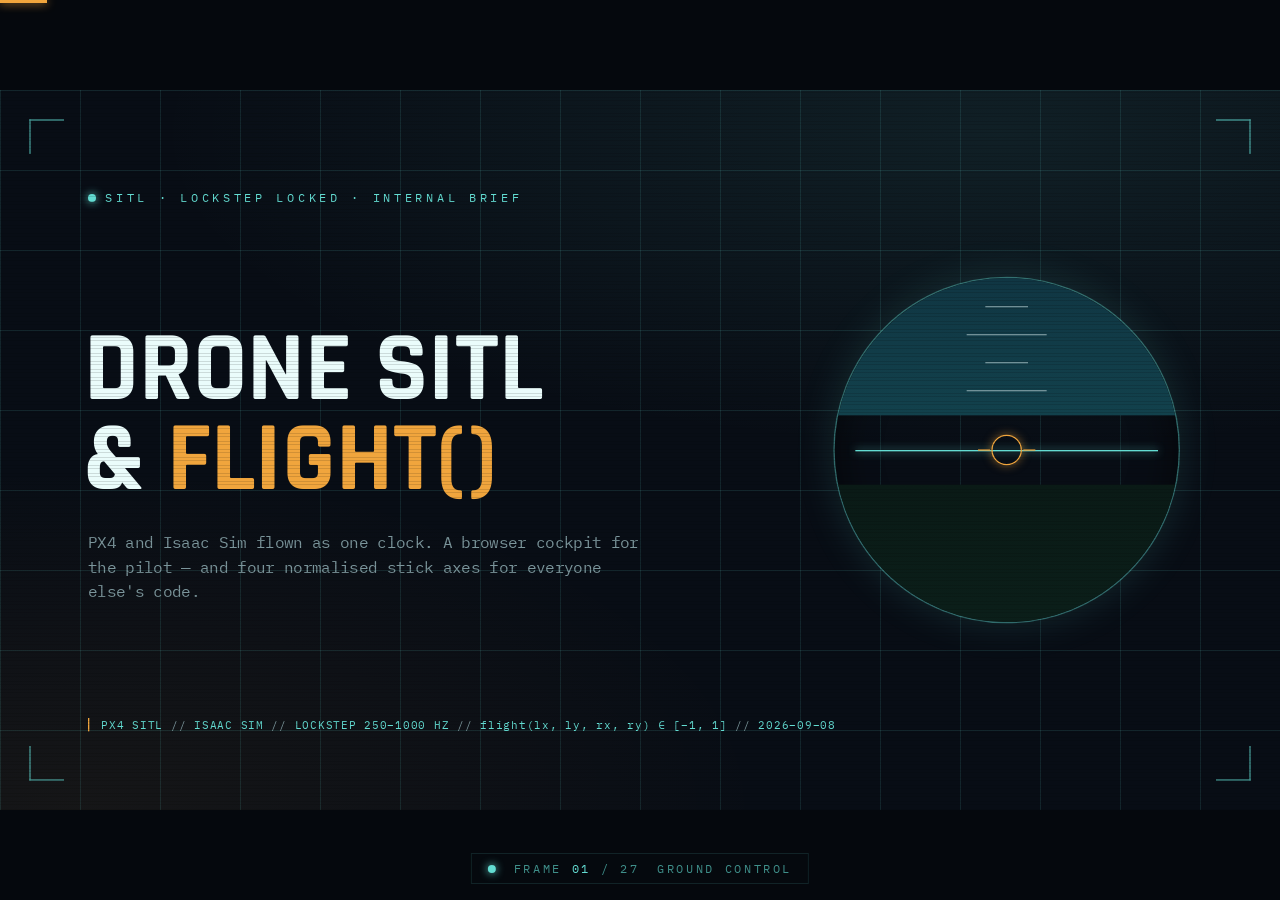
<file: drone-sitl-brief.html>
<!DOCTYPE html>
<html lang="en">
<head>
<meta charset="UTF-8">
<meta name="viewport" content="width=device-width, initial-scale=1.0">
<title>Drone SITL &amp; flight()</title>
<link rel="preconnect" href="https://fonts.googleapis.com">
<link rel="preconnect" href="https://fonts.gstatic.com" crossorigin>
<link href="https://fonts.googleapis.com/css2?family=Rajdhani:wght@500;600;700&family=IBM+Plex+Mono:wght@400;500;600&display=swap" rel="stylesheet">
<style>
/* ===========================================================================
   THEME  —  "Ground Control"  (dark avionics HUD)
   Change these to retune the whole deck.
   =========================================================================== */
:root{
  --void:#080d15;          /* deepest background            */
  --void-2:#0b121d;        /* panel base                    */
  --panel:rgba(15,25,40,.66);
  --phos:#63dcd2;          /* phosphor cyan  — primary accent */
  --phos-dim:#3f8f8a;
  --amber:#f0a53d;         /* caution amber  — secondary / emphasis */
  --danger:#e5674d;        /* "not available" rows          */
  --text:#d0e4e6;
  --dim:#7b959b;
  --line:rgba(99,220,210,.22);
  --line-soft:rgba(99,220,210,.12);

  --font-display:'Rajdhani',sans-serif;
  --font-body:'IBM Plex Mono',monospace;

  --ease:cubic-bezier(.16,1,.3,1);
  --dur:.6s;

  --stage-bg:#05080d;
  --slide-bg:var(--void);
}

*{margin:0;padding:0;box-sizing:border-box;}

/* ===========================================================================
   FIXED 16:9 STAGE — MANDATORY BASE STYLES (verbatim viewport-base.css)
   =========================================================================== */
html,body{width:100%;height:100%;margin:0;overflow:hidden;background:var(--stage-bg,#000);}
.deck-viewport{position:fixed;inset:0;overflow:hidden;background:var(--stage-bg,#000);}
.deck-stage{position:absolute;left:0;top:0;width:1920px;height:1080px;overflow:hidden;
  transform-origin:0 0;background:var(--slide-bg,#fff);}
.slide{position:absolute;inset:0;width:1920px;height:1080px;overflow:hidden;display:block;
  visibility:hidden;opacity:0;pointer-events:none;background:var(--slide-bg,#fff);}
.slide.active,.slide.visible{visibility:visible;opacity:1;pointer-events:auto;z-index:1;}
img,video,canvas,svg{max-width:100%;max-height:100%;}
.deck-controls{position:fixed;left:50%;bottom:22px;transform:translateX(-50%);z-index:1000;}
@media print{
  html,body{width:1920px;height:auto;overflow:visible;background:#fff;}
  .deck-viewport{position:static;overflow:visible;background:#fff;}
  .deck-stage{position:static;width:auto;height:auto;transform:none!important;background:none;}
  .slide{position:relative;display:block!important;visibility:visible!important;opacity:1!important;
    pointer-events:auto!important;width:1920px;height:1080px;break-after:page;page-break-after:always;}
  .slide:last-child{break-after:auto;page-break-after:auto;}
  .deck-controls{display:none!important;}
}
@media (prefers-reduced-motion:reduce){
  *,*::before,*::after{animation-duration:.01ms!important;transition-duration:.2s!important;}
}

/* ===========================================================================
   SLIDE SHELL
   =========================================================================== */
.slide{font-family:var(--font-body);color:var(--text);
  background:
    radial-gradient(120% 80% at 78% 6%,rgba(99,220,210,.09),transparent 55%),
    radial-gradient(90% 80% at 6% 100%,rgba(240,165,61,.06),transparent 60%),
    var(--void);}

/* faint instrument grid + scanlines on every slide */
.slide::before{content:"";position:absolute;inset:0;pointer-events:none;z-index:0;
  background-image:
    linear-gradient(to right,var(--line-soft) 1px,transparent 1px),
    linear-gradient(to bottom,var(--line-soft) 1px,transparent 1px);
  background-size:120px 120px;}
.slide::after{content:"";position:absolute;inset:0;pointer-events:none;z-index:6;
  background:repeating-linear-gradient(to bottom,rgba(0,0,0,0) 0 3px,rgba(0,0,0,.13) 3px 4px);
  mix-blend-mode:multiply;}

.inner{position:absolute;inset:0;z-index:2;padding:104px 132px 96px;display:flex;flex-direction:column;}

/* corner brackets — the recurring HUD frame */
.cnr{position:absolute;width:52px;height:52px;border:2px solid var(--phos);z-index:5;opacity:.65;}
.cnr.tl{left:44px;top:44px;border-right:0;border-bottom:0;}
.cnr.tr{right:44px;top:44px;border-left:0;border-bottom:0;}
.cnr.bl{left:44px;bottom:44px;border-right:0;border-top:0;}
.cnr.br{right:44px;bottom:44px;border-left:0;border-top:0;}

/* top chrome line inside each content slide */
.chrome{position:absolute;left:132px;right:132px;top:58px;z-index:4;display:flex;
  justify-content:space-between;align-items:center;
  font-size:15px;letter-spacing:.26em;text-transform:uppercase;color:var(--phos-dim);}
.chrome .sec{color:var(--phos);}
.chrome b{color:var(--amber);font-weight:500;}

/* ===========================================================================
   TYPOGRAPHY
   =========================================================================== */
h2.title{font-family:var(--font-display);font-weight:700;font-size:66px;line-height:1.02;
  text-transform:uppercase;letter-spacing:.012em;color:#eafcfb;
  padding-left:26px;border-left:5px solid var(--amber);margin-bottom:10px;}
.kicker{font-size:16px;letter-spacing:.32em;text-transform:uppercase;color:var(--phos);
  margin-bottom:30px;padding-left:26px;}
p.lead{font-size:25px;line-height:1.6;color:var(--text);max-width:1360px;}
.dim{color:var(--dim);}
.amber{color:var(--amber);}
.phos{color:var(--phos);}
strong{color:#eafcfb;font-weight:600;}
code,.mono{font-family:var(--font-body);}
.inline-code{background:rgba(99,220,210,.10);border:1px solid var(--line-soft);
  border-radius:4px;padding:1px 7px;color:var(--phos);font-size:.92em;}

/* ===========================================================================
   REUSABLE BLOCKS
   =========================================================================== */
.body{margin-top:38px;flex:1;min-height:0;}

/* panel / card */
.panel{position:relative;background:var(--panel);border:1px solid var(--line);
  padding:26px 30px;}
.panel::before{content:"";position:absolute;left:-1px;top:-1px;width:14px;height:14px;
  border-left:2px solid var(--amber);border-top:2px solid var(--amber);}
.panel h3{font-family:var(--font-display);font-weight:600;font-size:26px;letter-spacing:.04em;
  text-transform:uppercase;color:var(--phos);margin-bottom:12px;}
.panel p{font-size:19px;line-height:1.55;color:var(--text);}
.panel .tag{font-size:13px;letter-spacing:.2em;text-transform:uppercase;color:var(--amber);
  display:block;margin-bottom:8px;}

.grid2{display:grid;grid-template-columns:1fr 1fr;gap:26px;}
.grid3{display:grid;grid-template-columns:repeat(3,1fr);gap:24px;}
.grid4{display:grid;grid-template-columns:repeat(4,1fr);gap:20px;}

/* key/value or spec table */
table.data{width:100%;border-collapse:collapse;font-size:19px;}
table.data th{font-family:var(--font-display);font-weight:600;font-size:16px;letter-spacing:.16em;
  text-transform:uppercase;color:var(--amber);text-align:left;padding:12px 18px;
  border-bottom:1.5px solid var(--phos-dim);}
table.data td{padding:13px 18px;border-bottom:1px solid var(--line-soft);vertical-align:top;
  line-height:1.45;color:var(--text);}
table.data tr:last-child td{border-bottom:0;}
table.data td.k{color:var(--phos);white-space:nowrap;}
table.data td.strike{color:var(--danger);}
table.data td.strike .x{color:var(--danger);}

/* bullet list */
ul.hud{list-style:none;display:flex;flex-direction:column;gap:16px;}
ul.hud li{position:relative;padding-left:34px;font-size:20px;line-height:1.5;color:var(--text);}
ul.hud li::before{content:"";position:absolute;left:0;top:.55em;width:11px;height:11px;
  background:var(--phos);box-shadow:0 0 10px var(--phos);}
ul.hud li.warn::before{background:var(--amber);box-shadow:0 0 10px var(--amber);}
ul.hud li.no::before{background:var(--danger);box-shadow:0 0 10px var(--danger);
  clip-path:polygon(50% 0,100% 100%,0 100%);}

/* code block */
pre.code{background:#060a11;border:1px solid var(--line);border-left:3px solid var(--phos);
  padding:22px 26px;font-size:18px;line-height:1.62;color:var(--text);overflow:hidden;
  white-space:pre;}
pre.code .k{color:var(--amber);}
pre.code .s{color:var(--phos);}
pre.code .c{color:var(--dim);}
pre.code .n{color:#b6e3a8;}
pre.code .f{color:#eafcfb;}

/* call-out */
.callout{border:1px solid var(--amber);background:rgba(240,165,61,.07);padding:22px 28px;
  font-size:19px;line-height:1.55;}
.callout .lbl{font-family:var(--font-display);font-weight:700;letter-spacing:.16em;
  text-transform:uppercase;color:var(--amber);display:block;margin-bottom:8px;font-size:15px;}

/* pipeline rail */
.rail{display:flex;flex-direction:column;gap:0;margin-top:8px;}
.rail .step{position:relative;display:grid;grid-template-columns:280px 1fr;gap:28px;
  padding:15px 0 15px 40px;border-left:2px solid var(--line);}
.rail .step::before{content:"";position:absolute;left:-8px;top:22px;width:14px;height:14px;
  background:var(--void);border:2px solid var(--phos);}
.rail .step:last-child{border-left-color:transparent;}
.rail .step .where{font-family:var(--font-display);font-weight:600;font-size:19px;
  letter-spacing:.05em;text-transform:uppercase;color:var(--phos);}
.rail .step .what{font-size:18px;line-height:1.45;color:var(--text);}
.rail .step .what b{color:var(--amber);}

/* ===========================================================================
   TITLE SLIDE
   =========================================================================== */
.title-slide .adi{position:absolute;right:150px;top:50%;transform:translateY(-50%);
  width:520px;height:520px;border-radius:50%;overflow:hidden;z-index:2;
  border:2px solid rgba(99,220,210,.45);
  box-shadow:0 0 60px rgba(99,220,210,.14),inset 0 0 60px rgba(0,0,0,.6);
  opacity:0;animation:fade .9s .35s ease forwards;}
.title-slide .adi .sky{position:absolute;left:-30%;right:-30%;top:-40%;height:80%;
  background:linear-gradient(#0e2b3a,#12414c);transform-origin:bottom center;
  animation:roll 9s ease-in-out infinite alternate;}
.title-slide .adi .gnd{position:absolute;left:-30%;right:-30%;bottom:-40%;height:80%;
  background:linear-gradient(#0a1a16,#0c231d);transform-origin:top center;
  animation:roll 9s ease-in-out infinite alternate;}
.title-slide .adi .horizon{position:absolute;left:6%;right:6%;top:50%;height:2px;
  background:var(--phos);box-shadow:0 0 12px var(--phos);
  animation:pitch 9s ease-in-out infinite alternate;}
.title-slide .adi .fpm{position:absolute;left:50%;top:50%;width:46px;height:46px;
  margin:-23px 0 0 -23px;border:2px solid var(--amber);border-radius:50%;
  box-shadow:0 0 14px rgba(240,165,61,.5);}
.title-slide .adi .fpm::before,.title-slide .adi .fpm::after{content:"";position:absolute;
  background:var(--amber);top:50%;width:18px;height:2px;margin-top:-1px;}
.title-slide .adi .fpm::before{left:-22px;}
.title-slide .adi .fpm::after{right:-22px;}
.title-slide .ladder i{position:absolute;left:50%;height:2px;background:rgba(207,228,230,.5);}

.title-slide .status{position:absolute;left:132px;top:150px;z-index:3;display:flex;
  align-items:center;gap:14px;font-size:18px;letter-spacing:.28em;text-transform:uppercase;
  color:var(--phos);opacity:0;animation:rise .6s .25s ease forwards;}
.title-slide .status .dot{width:12px;height:12px;border-radius:50%;background:var(--phos);
  box-shadow:0 0 12px var(--phos);animation:blink 1.4s steps(1) infinite;}
.title-slide h1{position:absolute;left:126px;top:352px;z-index:3;font-family:var(--font-display);
  font-weight:700;font-size:148px;line-height:.92;text-transform:uppercase;color:#eafcfb;}
.title-slide h1 span{display:block;opacity:0;animation:rise .8s var(--ease) forwards;}
.title-slide h1 span:nth-child(1){animation-delay:.35s;}
.title-slide h1 span:nth-child(2){animation-delay:.47s;}
.title-slide h1 span b{color:var(--amber);font-weight:700;}
.title-slide .sub{position:absolute;left:132px;top:660px;z-index:3;max-width:860px;
  font-size:24px;line-height:1.55;color:var(--dim);opacity:0;animation:rise .8s .62s ease forwards;}
.title-slide .readout{position:absolute;left:132px;bottom:118px;z-index:3;
  border-left:2px solid var(--amber);padding-left:18px;font-size:16px;letter-spacing:.1em;
  color:var(--phos);opacity:0;animation:fade 1s .9s ease forwards;}
.title-slide .readout .d{color:var(--dim);}

/* ===========================================================================
   SECTION DIVIDER
   =========================================================================== */
.divider .inner{justify-content:center;}
.divider .pnum{font-family:var(--font-display);font-weight:700;font-size:220px;line-height:1;
  color:transparent;-webkit-text-stroke:2px var(--phos-dim);letter-spacing:.02em;}
.divider h2{font-family:var(--font-display);font-weight:700;font-size:92px;line-height:1.02;
  text-transform:uppercase;color:#eafcfb;margin:18px 0 22px;}
.divider .note{font-size:21px;line-height:1.55;color:var(--dim);max-width:900px;}
.divider .bar{width:120px;height:4px;background:var(--amber);margin:34px 0 0;}

/* ===========================================================================
   ENTRANCE ANIMATION
   =========================================================================== */
.reveal{opacity:0;transform:translateY(28px);
  transition:opacity var(--dur) var(--ease),transform var(--dur) var(--ease);}
.slide.visible .reveal{opacity:1;transform:none;}
.slide.visible .reveal:nth-child(1){transition-delay:.06s;}
.slide.visible .reveal:nth-child(2){transition-delay:.14s;}
.slide.visible .reveal:nth-child(3){transition-delay:.22s;}
.slide.visible .reveal:nth-child(4){transition-delay:.30s;}
.slide.visible .reveal:nth-child(5){transition-delay:.38s;}
.slide.visible .reveal:nth-child(6){transition-delay:.46s;}
.slide.visible .reveal:nth-child(7){transition-delay:.54s;}
.slide.visible .reveal:nth-child(8){transition-delay:.62s;}

@keyframes roll{from{transform:rotate(-4deg);}to{transform:rotate(5deg);}}
@keyframes pitch{from{transform:translateY(-14px) rotate(-4deg);}to{transform:translateY(16px) rotate(5deg);}}
@keyframes fade{to{opacity:1;}}
@keyframes rise{from{opacity:0;transform:translateY(26px);}to{opacity:1;transform:none;}}
@keyframes blink{50%{opacity:.25;}}

@media (prefers-reduced-motion:reduce){
  .title-slide .adi .sky,.title-slide .adi .gnd,.title-slide .adi .horizon{animation:none;}
  .title-slide .status .dot{animation:none;}
}

/* ===========================================================================
   DECK CHROME (outside the stage)
   =========================================================================== */
.deck-hud{position:fixed;left:50%;bottom:16px;transform:translateX(-50%);z-index:1000;
  font-family:var(--font-body);font-size:12px;letter-spacing:.22em;text-transform:uppercase;
  color:var(--phos-dim);display:flex;gap:18px;align-items:center;
  background:rgba(6,10,17,.7);border:1px solid var(--line-soft);padding:7px 16px;}
.deck-hud .n{color:var(--phos);}
.deck-hud .dot{width:8px;height:8px;border-radius:50%;background:var(--phos);
  box-shadow:0 0 8px var(--phos);}
.deck-progress{position:fixed;left:0;top:0;height:3px;background:var(--amber);z-index:1000;
  transition:width .35s var(--ease);box-shadow:0 0 10px var(--amber);}

/* inline editor */
.edit-hotzone{position:fixed;top:0;left:0;width:80px;height:80px;z-index:10000;cursor:pointer;}
.edit-toggle{position:fixed;top:16px;left:16px;z-index:10001;width:44px;height:44px;
  border:1px solid var(--line);background:rgba(6,10,17,.9);color:var(--phos);font-size:18px;
  border-radius:6px;cursor:pointer;opacity:0;pointer-events:none;transition:opacity .3s ease;}
.edit-toggle.show,.edit-toggle.active{opacity:1;pointer-events:auto;}
.edit-toggle.active{background:var(--amber);color:#0a0a0a;border-color:var(--amber);}
.edit-bar{position:fixed;top:16px;left:70px;z-index:10001;display:none;gap:8px;align-items:center;
  font-family:var(--font-body);font-size:12px;letter-spacing:.1em;text-transform:uppercase;
  background:rgba(6,10,17,.92);border:1px solid var(--line);padding:8px 12px;border-radius:6px;
  color:var(--dim);}
.edit-bar.show{display:flex;}
.edit-bar button{font:inherit;background:var(--phos);color:#0a0a0a;border:0;padding:6px 12px;
  border-radius:4px;cursor:pointer;letter-spacing:.1em;}
[contenteditable="true"]{outline:2px dashed var(--phos);outline-offset:4px;border-radius:2px;}
</style>
</head>
<body>
<div class="deck-viewport">
  <main class="deck-stage" id="deckStage">

    <!-- ============================================================= 01 TITLE -->
    <section class="slide title-slide active" data-sec="Ground Control">
      <span class="cnr tl"></span><span class="cnr tr"></span>
      <span class="cnr bl"></span><span class="cnr br"></span>
      <div class="adi">
        <div class="sky"></div><div class="gnd"></div><div class="horizon"></div>
        <div class="ladder" id="ladder"></div><div class="fpm"></div>
      </div>
      <div class="status"><span class="dot"></span>SITL &middot; LOCKSTEP LOCKED &middot; INTERNAL BRIEF</div>
      <h1><span>Drone SITL</span><span>&amp; <b>flight()</b></span></h1>
      <p class="sub">PX4 and Isaac Sim flown as one clock. A browser cockpit for the pilot &mdash;
        and four normalised stick axes for everyone else's code.</p>
      <div class="readout">PX4&nbsp;SITL <span class="d">//</span> ISAAC&nbsp;SIM
        <span class="d">//</span> LOCKSTEP&nbsp;250&ndash;1000&nbsp;HZ
        <span class="d">//</span> flight(lx,&nbsp;ly,&nbsp;rx,&nbsp;ry)&nbsp;&isin;&nbsp;[&minus;1,&nbsp;1]
        <span class="d">//</span> 2026&ndash;09&ndash;08</div>
    </section>

    <!-- ===================================================== 02 DIVIDER I -->
    <section class="slide divider" data-sec="I &middot; The system">
      <span class="cnr tl"></span><span class="cnr tr"></span>
      <span class="cnr bl"></span><span class="cnr br"></span>
      <div class="inner">
        <div class="pnum reveal">I</div>
        <h2 class="reveal">The system</h2>
        <p class="note reveal">What this repo is, what runs inside it, and why PX4 and the
          simulator have to march to the same clock.</p>
        <div class="bar reveal"></div>
      </div>
    </section>

    <!-- ===================================================== 03 WHAT THIS IS -->
    <section class="slide" data-sec="I &middot; The system">
      <span class="cnr tl"></span><span class="cnr tr"></span>
      <span class="cnr bl"></span><span class="cnr br"></span>
      <div class="chrome"><span class="sec">The system</span><span>Overview</span></div>
      <div class="inner">
        <div class="kicker reveal">What this is</div>
        <h2 class="title reveal">A sandbox for a drone perception contest</h2>
        <div class="body">
          <p class="lead reveal">The repo is a <strong>practice rig</strong>, not the contest itself.
            It stands up a full flight stack &mdash; autopilot, physics, photoreal camera, a web
            control panel &mdash; so control code and perception code can be flown and broken
            safely, long before they meet the real hardware.</p>
          <div class="grid3" style="margin-top:40px;">
            <div class="panel reveal">
              <span class="tag">The task</span>
              <p>Fly a survey pattern, spot vehicles from the air, read the text on them.
                Scored on <span class="amber">detection</span> plus <span class="amber">ATE</span>
                &mdash; how tightly the aircraft tracks the planned path.</p>
            </div>
            <div class="panel reveal">
              <span class="tag">The real rig</span>
              <p>A <strong>custom flight controller</strong>, not PX4. The competitor never
                touches attitude or motors &mdash; they get a thin control API and a camera feed.</p>
            </div>
            <div class="panel reveal">
              <span class="tag">This week</span>
              <p>Two things landed: <span class="phos">proportional stick control</span> for the
                human pilot, and <span class="phos">flight()</span> &mdash; the competitor
                control primitive &mdash; implemented for real in the sandbox.</p>
            </div>
          </div>
        </div>
      </div>
    </section>

    <!-- ===================================================== 04 THE STACK -->
    <section class="slide" data-sec="I &middot; The system">
      <span class="cnr tl"></span><span class="cnr tr"></span>
      <span class="cnr bl"></span><span class="cnr br"></span>
      <div class="chrome"><span class="sec">The system</span><span>Components</span></div>
      <div class="inner">
        <div class="kicker reveal">The stack</div>
        <h2 class="title reveal">Four processes, one aircraft</h2>
        <div class="body">
          <div class="grid4">
            <div class="panel reveal">
              <h3>PX4 SITL</h3>
              <p>The autopilot, unmodified, running on the host. Estimator, controllers,
                MAVLink &mdash; exactly the firmware, just no board.</p>
            </div>
            <div class="panel reveal">
              <h3>Isaac Sim</h3>
              <p>Rigid-body physics and the photoreal render. Owns the world and,
                crucially, owns <span class="amber">time</span>.</p>
            </div>
            <div class="panel reveal">
              <h3>Cesium terrain</h3>
              <p>Real-world elevation and imagery tiles streamed in, so the camera sees
                actual ground, not a grey plane.</p>
            </div>
            <div class="panel reveal">
              <h3>Web flight deck</h3>
              <p>A browser panel on <span class="inline-code">:8090</span> &mdash; joystick,
                live telemetry, map, sim freeze, agent upload &amp; run.</p>
            </div>
          </div>
          <p class="lead reveal" style="margin-top:40px;">
            MAVLink carries commands and telemetry between PX4 and the bridge. A separate
            HIL channel carries <strong>motor thrusts out</strong> and
            <strong>sensor truth back</strong> between the bridge and Isaac. The web deck
            talks to the bridge over WebSocket.</p>
        </div>
      </div>
    </section>

    <!-- ===================================================== 05 LOCKSTEP -->
    <section class="slide" data-sec="I &middot; The system">
      <span class="cnr tl"></span><span class="cnr tr"></span>
      <span class="cnr bl"></span><span class="cnr br"></span>
      <div class="chrome"><span class="sec">The system</span><span>Lockstep</span></div>
      <div class="inner">
        <div class="kicker reveal">The lockstep loop</div>
        <h2 class="title reveal">The simulator is the clock master</h2>
        <div class="body">
          <div class="grid2">
            <div class="reveal">
              <ul class="hud">
                <li>Isaac advances one physics step, then <strong>pauses</strong>.</li>
                <li>It sends PX4 a fresh sensor frame stamped with sim time &mdash;
                  IMU, baro, the pose the estimator needs.</li>
                <li>PX4 runs one controller iteration and replies with
                  <strong>per-rotor thrust, 0&ndash;1</strong>. Nothing else &mdash;
                  no attitude, no rates.</li>
                <li>Isaac applies those thrusts, steps again. Repeat at the FC's
                  native rate.</li>
              </ul>
            </div>
            <div class="reveal">
              <div class="callout">
                <span class="lbl">Why it matters</span>
                Wall-clock and sim-clock drift apart the moment either side is busy.
                In lockstep the estimator never sees a jittered dt, so SITL behaves
                identically on a loaded box and an idle one &mdash; runs are reproducible.
              </div>
              <div class="panel" style="margin-top:24px;">
                <span class="tag">The failure mode</span>
                <p>Freeze the stream for more than ~30&nbsp;s, or restart the tap
                  mid-run, and PX4 wedges &mdash; it needs a full restart. Covered on
                  the freeze-tap slide.</p>
              </div>
            </div>
          </div>
        </div>
      </div>
    </section>

    <!-- ===================================================== 06 TWO WORKSTREAMS -->
    <section class="slide" data-sec="I &middot; The system">
      <span class="cnr tl"></span><span class="cnr tr"></span>
      <span class="cnr bl"></span><span class="cnr br"></span>
      <div class="chrome"><span class="sec">The system</span><span>Scope</span></div>
      <div class="inner">
        <div class="kicker reveal">Two workstreams this week</div>
        <h2 class="title reveal">Human pilot &nbsp;/&nbsp; competitor code</h2>
        <div class="body">
          <div class="grid2">
            <div class="panel reveal">
              <span class="tag">A &middot; Pilot in the loop</span>
              <h3>Fly it by hand, well</h3>
              <p style="margin-bottom:14px;">The web deck's discrete WASD / d-pad was
                replaced with two <span class="phos">proportional analog sticks</span>.
                A HIL <span class="phos">freeze tap</span> can pause the whole sim from
                the page to inspect a moment.</p>
              <p class="dim" style="font-size:17px;">web/ &nbsp;&middot;&nbsp; web-v2/ &nbsp;&middot;&nbsp;
                streaming/offboard.py &nbsp;&middot;&nbsp; sim/hil_tap.py</p>
            </div>
            <div class="panel reveal">
              <span class="tag">B &middot; Submission pipeline</span>
              <h3>How competitor code flies &amp; ships</h3>
              <p style="margin-bottom:14px;">The old four-command control vocabulary
                collapsed to one primitive, <span class="phos">flight()</span>,
                implemented in the sandbox. Docker submissions now upload, build and run
                straight through the website.</p>
              <p class="dim" style="font-size:17px;">competition/ &nbsp;&middot;&nbsp;
                streaming/agent_control.py &nbsp;&middot;&nbsp; streaming/docker_build.py</p>
            </div>
          </div>
          <p class="lead reveal" style="margin-top:38px;">
            They share more than they look: <strong>flight() runs the exact same
            axes&#8209;to&#8209;velocity math</strong> the human joystick does.</p>
        </div>
      </div>
    </section>

    <!-- ===================================================== 07 DIVIDER II -->
    <section class="slide divider" data-sec="II &middot; Pilot in the loop">
      <span class="cnr tl"></span><span class="cnr tr"></span>
      <span class="cnr bl"></span><span class="cnr br"></span>
      <div class="inner">
        <div class="pnum reveal">II</div>
        <h2 class="reveal">Pilot in the loop</h2>
        <p class="note reveal">Making the web deck fly like a real transmitter &mdash;
          and being able to stop the world and look at it.</p>
        <div class="bar reveal"></div>
      </div>
    </section>

    <!-- ===================================================== 08 DUAL STICK -->
    <section class="slide" data-sec="II &middot; Pilot in the loop">
      <span class="cnr tl"></span><span class="cnr tr"></span>
      <span class="cnr bl"></span><span class="cnr br"></span>
      <div class="chrome"><span class="sec">Pilot in the loop</span><span>Control input</span></div>
      <div class="inner">
        <div class="kicker reveal">Dual-stick joystick control</div>
        <h2 class="title reveal">From buttons to deflection</h2>
        <div class="body">
          <div class="grid2">
            <div class="panel reveal">
              <span class="tag">Before</span>
              <p>WASD and a d-pad. Each key a <span class="danger">boolean held-set</span>:
                pressed meant "full speed that way", released meant "stop". No in-between,
                so no gentle corrections &mdash; every input was a lurch.</p>
            </div>
            <div class="panel reveal">
              <span class="tag">After</span>
              <p>Two on-screen sticks. Each axis is a continuous
                <span class="phos">[&minus;1, 1]</span> deflection sent as a
                <span class="inline-code">{type:"stick"}</span> message. Half stick is
                half speed. <span class="inline-code">--speed-right</span> tunes the
                translation stick independently.</p>
            </div>
          </div>
          <div class="reveal" style="margin-top:30px;">
            <p class="lead">One change, touching every layer:</p>
            <ul class="hud" style="margin-top:18px;">
              <li><strong>offboard</strong> &mdash; proportional setpoints replace the boolean held-set</li>
              <li><strong>joystick-server</strong> &mdash; handles <span class="inline-code">{type:stick}</span> over WebSocket, adds <span class="inline-code">--speed-right</span></li>
              <li><strong>web/ and web-v2/</strong> &mdash; the dual-stick widget replaces WASD / d-pad in both UIs</li>
            </ul>
          </div>
        </div>
      </div>
    </section>

    <!-- ===================================================== 09 STICK -> VEL -->
    <section class="slide" data-sec="II &middot; Pilot in the loop">
      <span class="cnr tl"></span><span class="cnr tr"></span>
      <span class="cnr bl"></span><span class="cnr br"></span>
      <div class="chrome"><span class="sec">Pilot in the loop</span><span>Input path</span></div>
      <div class="inner">
        <div class="kicker reveal">Stick &rarr; velocity</div>
        <h2 class="title reveal">Where the numbers get flipped</h2>
        <div class="body">
          <div class="grid2" style="align-items:start;">
            <div class="reveal">
              <ul class="hud">
                <li>The widget reports screen axes &mdash; <strong>y is DOM-down</strong>.
                  The UI corrects that sign before anything else.</li>
                <li><span class="inline-code">axes_to_body_velocity()</span> scales each
                  axis by its speed constant into a <strong>body-NED</strong> setpoint.</li>
                <li>NED means <strong>+z is down</strong>, so "climb" is negative vz.
                  The <span class="amber">+up &rarr; NED flip</span> lives in exactly one
                  place: <span class="inline-code">agent_control / CommandState</span>.</li>
                <li>Stop sending and the setpoint <strong>decays to hover</strong> after
                  the watchdog window &mdash; a stuck stick is a hazard.</li>
              </ul>
            </div>
            <div class="reveal">
<pre class="code"><span class="c"># offboard.axes_to_body_velocity</span>
<span class="k">def</span> <span class="f">axes_to_body_velocity</span>(pitch, roll, thrust,
        speed_fwd, speed_right, speed_up):
    vx = pitch  * speed_fwd      <span class="c"># nose  +fwd</span>
    vy = roll   * speed_right    <span class="c"># right +stbd</span>
    vz = -thrust * speed_up      <span class="c"># NED: climb = -vz</span>
    <span class="k">return</span> vx, vy, vz            <span class="c"># body frame, +down</span></pre>
              <p class="dim" style="margin-top:16px;font-size:17px;">
                The same function serves the human stick and, later,
                <span class="phos">flight()</span>.</p>
            </div>
          </div>
        </div>
      </div>
    </section>

    <!-- ===================================================== 10 FREEZE TAP -->
    <section class="slide" data-sec="II &middot; Pilot in the loop">
      <span class="cnr tl"></span><span class="cnr tr"></span>
      <span class="cnr bl"></span><span class="cnr br"></span>
      <div class="chrome"><span class="sec">Pilot in the loop</span><span>HIL freeze tap</span></div>
      <div class="inner">
        <div class="kicker reveal">sim/hil_tap.py</div>
        <h2 class="title reveal">Stop the world and look at it</h2>
        <div class="body">
          <div class="grid2">
            <div class="reveal">
              <ul class="hud">
                <li>The tap sits <strong>inline on the PX4&harr;Isaac HIL stream</strong>,
                  forwarding every packet.</li>
                <li>Hit <span class="inline-code">FREEZE SIM</span> on the page and it
                  stops forwarding &mdash; both sides block, sim time stops, the frame
                  is held still for inspection.</li>
                <li>A live readout and <span class="inline-code">/hil/status</span>
                  expose what's flowing.</li>
              </ul>
              <div class="callout" style="margin-top:24px;">
                <span class="lbl">Fixed along the way</span>
                A 3&nbsp;s socket-timeout crash, and a thaw deadlock on unfreeze.
                Static JS got a no-cache header after a stale browser cache silently
                broke the button with zero errors in the console.
              </div>
            </div>
            <div class="reveal">
              <div class="panel">
                <span class="tag">Hard limit</span>
                <p>Freeze longer than <span class="amber">~30&nbsp;s</span>, or restart
                  the tap while PX4 is up, and PX4 wedges. Lockstep has no notion of a
                  30&nbsp;second gap. Recovery is a <strong>full restart</strong> &mdash;
                  the freeze is a microscope, not a pause button for a coffee break.</p>
              </div>
            </div>
          </div>
        </div>
      </div>
    </section>

    <!-- ===================================================== 11 DIVIDER III -->
    <section class="slide divider" data-sec="III &middot; flight()">
      <span class="cnr tl"></span><span class="cnr tr"></span>
      <span class="cnr bl"></span><span class="cnr br"></span>
      <div class="inner">
        <div class="pnum reveal">III</div>
        <h2 class="reveal">flight() &mdash; the one primitive</h2>
        <p class="note reveal">The whole competitor-facing control surface, and how a
          single call travels from their code to a PX4 setpoint.</p>
        <div class="bar reveal"></div>
      </div>
    </section>

    <!-- ===================================================== 12 THE COMPETITION -->
    <section class="slide" data-sec="III &middot; flight()">
      <span class="cnr tl"></span><span class="cnr tr"></span>
      <span class="cnr bl"></span><span class="cnr br"></span>
      <div class="chrome"><span class="sec">flight()</span><span>Context</span></div>
      <div class="inner">
        <div class="kicker reveal">The competition, briefly</div>
        <h2 class="title reveal">Perception, not airmanship</h2>
        <div class="body">
          <p class="lead reveal">The founding premise: teams are scored on what they
            <strong>see and read</strong>, not on how well they fly. That shapes every
            API decision below.</p>
          <div class="grid3" style="margin-top:38px;">
            <div class="panel reveal">
              <h3>Detection score</h3>
              <p>Find the vehicles, read the text, submit an answer. The real contest.</p>
            </div>
            <div class="panel reveal">
              <h3>ATE score</h3>
              <p>Absolute trajectory error against the planned survey track. Leave the
                track and ATE <span class="amber">pauses</span>; the detection-scoring
                window opens.</p>
            </div>
            <div class="panel reveal">
              <h3>Deployment</h3>
              <p>The competitor's script runs as a <strong>local subprocess</strong> on
                the organiser's box, against the local FC. No Jetson, no network hop.</p>
            </div>
          </div>
          <div class="callout reveal" style="margin-top:34px;">
            <span class="lbl">Unresolved tension</span>
            An ATE score <em>is</em> scoring airmanship &mdash; it collides with the
            premise. Held open deliberately; see the Route slide.
          </div>
        </div>
      </div>
    </section>

    <!-- ===================================================== 13 SHAPE OF A SUBMISSION -->
    <section class="slide" data-sec="III &middot; flight()">
      <span class="cnr tl"></span><span class="cnr tr"></span>
      <span class="cnr bl"></span><span class="cnr br"></span>
      <div class="chrome"><span class="sec">flight()</span><span>Submission shape</span></div>
      <div class="inner">
        <div class="kicker reveal">Shape of a submission</div>
        <h2 class="title reveal">You do not write the loop</h2>
        <div class="body">
          <div class="grid2" style="align-items:start;">
            <div class="reveal">
<pre class="code"><span class="k">class</span> <span class="f">MyAgent</span>(Agent):

    <span class="k">def</span> <span class="f">on_start</span>(self, arena): ...   <span class="c"># once, models</span>

    <span class="k">def</span> <span class="f">on_frame</span>(self, image, state):
        <span class="c"># ~5 Hz  — heavy perception</span>

    <span class="k">def</span> <span class="f">on_tick</span>(self, state):
        <span class="c"># ~20 Hz — cheap steering, no image</span>

    <span class="k">def</span> <span class="f">on_arrival</span>(self, state): ...
    <span class="k">def</span> <span class="f">on_waypoint</span>(self, i, state): ...
    <span class="k">def</span> <span class="f">on_route_complete</span>(self, state): ...</pre>
            </div>
            <div class="reveal">
              <ul class="hud">
                <li>The <strong>harness owns the loop</strong> and calls your methods at
                  fixed rates.</li>
                <li>Each callback returns a <span class="inline-code">Command</span>
                  &mdash; a flight command, a camera switch, or both.</li>
                <li>Return <span class="inline-code">None</span> and the aircraft
                  <strong>keeps doing what it was doing</strong>. A slow detector never
                  stalls the aircraft.</li>
                <li>Events (<span class="inline-code">on_arrival</span>,
                  <span class="inline-code">on_waypoint</span>&hellip;) are
                  <strong>synthesised from mission telemetry</strong>, not polled.</li>
              </ul>
            </div>
          </div>
        </div>
      </div>
    </section>

    <!-- ===================================================== 14 CALLBACKS & BUDGETS -->
    <section class="slide" data-sec="III &middot; flight()">
      <span class="cnr tl"></span><span class="cnr tr"></span>
      <span class="cnr bl"></span><span class="cnr br"></span>
      <div class="chrome"><span class="sec">flight()</span><span>Timing contract</span></div>
      <div class="inner">
        <div class="kicker reveal">Callbacks &amp; budgets</div>
        <h2 class="title reveal">The sim does not wait for you</h2>
        <div class="body">
          <div class="reveal">
            <table class="data">
              <tr><th>Callback</th><th>Rate</th><th>Budget</th><th>If you overrun</th></tr>
              <tr><td class="k">on_frame</td><td>~5 Hz</td><td>200 ms</td>
                <td>call abandoned on a worker thread &mdash; previous command holds</td></tr>
              <tr><td class="k">on_tick</td><td>~20 Hz</td><td>50 ms</td>
                <td>call abandoned &mdash; previous command holds</td></tr>
              <tr><td class="k">events</td><td>as they occur</td><td>200 ms</td>
                <td>call abandoned</td></tr>
            </table>
          </div>
          <div class="grid2 reveal" style="margin-top:34px;">
            <div class="callout">
              <span class="lbl">The rule</span>
              A callback that overruns is joined with a timeout and dropped. A genuinely
              wedged one leaves a parked daemon thread; killing the process is the backstop.
            </div>
            <div class="panel">
              <span class="tag">Why real-time, not stepped</span>
              <p>The simulation runs in wall time. A slow script is a drone that flew
                blind while you were thinking &mdash; penalised by physics, not by a rule.</p>
            </div>
          </div>
        </div>
      </div>
    </section>

    <!-- ===================================================== 15 FOUR -> ONE -->
    <section class="slide" data-sec="III &middot; flight()">
      <span class="cnr tl"></span><span class="cnr tr"></span>
      <span class="cnr bl"></span><span class="cnr br"></span>
      <div class="chrome"><span class="sec">flight()</span><span>Vocabulary change</span></div>
      <div class="inner">
        <div class="kicker reveal">Four commands &rarr; one primitive</div>
        <h2 class="title reveal">What got removed, and why</h2>
        <div class="body">
          <div class="reveal">
            <table class="data">
              <tr><th>Command</th><th>Disposition</th><th>Reason</th></tr>
              <tr><td class="k">Velocity</td><td class="strike">removed &rarr; flight()</td>
                <td>the one-uniform-primitive goal driving the redesign</td></tr>
              <tr><td class="k">VelocityWorld</td><td class="strike">removed &rarr; flight()</td>
                <td>world-frame variant; competitor rotates the bearing themselves (~4 lines)</td></tr>
              <tr><td class="k">Goto(lat, lon, alt)</td><td class="strike">removed</td>
                <td>~15 lines on flight(), proven by spike; no server-side value</td></tr>
              <tr><td class="k">Hold()</td><td class="strike">removed</td>
                <td><span class="inline-code">flight(0,0,0,0)</span> &mdash; a bare zero isn't worth a type</td></tr>
              <tr><td class="k">Route([...], alt, speed)</td><td class="phos">kept, unchanged</td>
                <td>tick-rate smoothness + it is the scoring on/off signal</td></tr>
              <tr><td class="k">Inspect(lat, lon)</td><td class="phos">kept, unchanged</td>
                <td>solves the standoff triangle every team would re-derive</td></tr>
            </table>
          </div>
          <p class="lead reveal" style="margin-top:28px;">
            Landed in commit <span class="inline-code">7eede71</span> &mdash; old vocabulary
            gone, <strong>168 tests green</strong>. Route kept as-is; the Route question is
            still open.</p>
        </div>
      </div>
    </section>

    <!-- ===================================================== 16 SIGNATURE -->
    <section class="slide" data-sec="III &middot; flight()">
      <span class="cnr tl"></span><span class="cnr tr"></span>
      <span class="cnr bl"></span><span class="cnr br"></span>
      <div class="chrome"><span class="sec">flight()</span><span>Signature</span></div>
      <div class="inner">
        <div class="kicker reveal">The one primitive</div>
        <h2 class="title reveal">flight(left_x, left_y, right_x, right_y)</h2>
        <div class="body">
          <div class="reveal">
<pre class="code"><span class="k">from</span> competition <span class="k">import</span> Agent, Command, flight

<span class="k">return</span> Command(flight=flight(<span class="n">0</span>, <span class="n">0</span>, <span class="n">0</span>, <span class="n">1.0</span>))   <span class="c"># full speed straight ahead</span>
<span class="k">return</span> Command(flight=flight(<span class="n">0</span>, <span class="n">0</span>, <span class="n">0.4</span>, <span class="n">0.8</span>)) <span class="c"># forward + a little strafe right</span>
<span class="k">return</span> Command(flight=flight(<span class="n">0.6</span>, <span class="n">0</span>, <span class="n">0</span>, <span class="n">0</span>))   <span class="c"># spin right in place</span></pre>
          </div>
          <div class="grid3 reveal" style="margin-top:34px;">
            <div class="panel">
              <h3>Two sticks</h3>
              <p>Left stick and right stick, like a real transmitter. Four axes total.</p>
            </div>
            <div class="panel">
              <h3>Normalised</h3>
              <p>Every axis is a continuous <span class="phos">[&minus;1, 1]</span>.
                Full deflection on a translation axis = <span class="amber">5 m/s</span>.
                Yaw full = <span class="amber">45&deg;/s</span>.</p>
            </div>
            <div class="panel">
              <h3>A frozen dataclass</h3>
              <p>Validated to range on construction. An out-of-range axis is a
                <span class="inline-code">ValueError</span> at the call site, not a
                silent clamp in flight.</p>
            </div>
          </div>
        </div>
      </div>
    </section>

    <!-- ===================================================== 17 FOUR AXES -->
    <section class="slide" data-sec="III &middot; flight()">
      <span class="cnr tl"></span><span class="cnr tr"></span>
      <span class="cnr bl"></span><span class="cnr br"></span>
      <div class="chrome"><span class="sec">flight()</span><span>Axis map</span></div>
      <div class="inner">
        <div class="kicker reveal">The four axes</div>
        <h2 class="title reveal">State the deflection you want</h2>
        <div class="body">
          <div class="reveal">
            <table class="data">
              <tr><th>Stick</th><th>Axis</th><th>Controls</th><th>+1 means</th></tr>
              <tr><td class="k">left</td><td class="k">left_y</td><td>thrust</td><td>full climb</td></tr>
              <tr><td class="k">left</td><td class="k">left_x</td><td>yaw</td><td>full right / clockwise</td></tr>
              <tr><td class="k">right</td><td class="k">right_y</td><td>pitch</td><td>full forward</td></tr>
              <tr><td class="k">right</td><td class="k">right_x</td><td>roll</td><td>full right / strafe</td></tr>
            </table>
          </div>
          <div class="grid2 reveal" style="margin-top:32px;">
            <div class="callout">
              <span class="lbl">Not buttons</span>
              There are no discrete direction commands. "You have no fingers" &mdash;
              you state a vector, the aircraft holds that deflection.
            </div>
            <div class="callout">
              <span class="lbl">Positive-up thrust</span>
              <span class="inline-code">left_y = +1</span> climbs. This is
              <em>not</em> NED &mdash; the one sign flip that trips people up. The
              conversion to +down happens server-side, once.
            </div>
          </div>
        </div>
      </div>
    </section>

    <!-- ===================================================== 18 CARTESIAN -->
    <section class="slide" data-sec="III &middot; flight()">
      <span class="cnr tl"></span><span class="cnr tr"></span>
      <span class="cnr bl"></span><span class="cnr br"></span>
      <div class="chrome"><span class="sec">flight()</span><span>Design &middot; form</span></div>
      <div class="inner">
        <div class="kicker reveal">Cartesian, not polar</div>
        <h2 class="title reveal">No angle, no magnitude</h2>
        <div class="body">
          <div class="grid2">
            <div class="panel reveal">
              <span class="tag">Rejected</span>
              <p><span class="inline-code">flight(bearing_deg, push)</span> &mdash;
                an angle 0&ndash;360 plus a push amount. Reads nicely in prose.</p>
              <p style="margin-top:12px;">But a script never has an angle. It has a
                <strong>direction vector</strong> &mdash; from a detection, a bearing
                calc, a difference of positions.</p>
            </div>
            <div class="panel reveal">
              <span class="tag">Chosen</span>
              <p>Four Cartesian axes. The vector goes straight in. No
                <span class="inline-code">atan2</span> to enter polar,
                no <span class="inline-code">sin/cos</span> to leave it.</p>
              <p style="margin-top:12px;">The validation spike wrote the polar version
                first &mdash; it was <strong>pure overhead</strong>, rewritten to
                Cartesian with zero round-trip.</p>
            </div>
          </div>
          <p class="lead reveal" style="margin-top:36px;">
            Same shape the human joystick UI already produces internally &mdash;
            <span class="inline-code">(pitch, roll, yaw, thrust)</span>. flight() hands
            it over directly.</p>
        </div>
      </div>
    </section>

    <!-- ===================================================== 19 BODY FRAME -->
    <section class="slide" data-sec="III &middot; flight()">
      <span class="cnr tl"></span><span class="cnr tr"></span>
      <span class="cnr bl"></span><span class="cnr br"></span>
      <div class="chrome"><span class="sec">flight()</span><span>Design &middot; frame</span></div>
      <div class="inner">
        <div class="kicker reveal">Body frame, not world frame</div>
        <h2 class="title reveal">Nose-relative, always</h2>
        <div class="body">
          <div class="grid2" style="align-items:start;">
            <div class="reveal">
              <ul class="hud">
                <li><span class="inline-code">right_y = +1</span> is "forward from the
                  <strong>nose</strong>", not "north". There is no
                  <span class="inline-code">VelocityWorld</span> counterpart any more.</li>
                <li>Steering toward a lat/lon target means rotating the world bearing
                  into the body frame <strong>yourself</strong>.</li>
                <li>Judged ~4 lines &mdash; not worth a
                  <span class="inline-code">world_to_body()</span> helper, unlike the
                  genuinely hard <span class="inline-code">pixel_to_ground()</span>
                  camera math.</li>
                <li><span class="inline-code">state.lat / lon / heading</span> arrive
                  with every callback &mdash; no polling call needed.</li>
              </ul>
            </div>
            <div class="reveal">
<pre class="code"><span class="c"># world bearing (north, east)  ->  flight() body axes</span>
h  = math.radians(state.heading)
rx = north * math.sin(h) + east * math.cos(h)
ry = north * math.cos(h) - east * math.sin(h)
<span class="k">return</span> Command(flight=flight(<span class="n">0</span>, <span class="n">0</span>, rx, ry))</pre>
              <p class="dim" style="margin-top:16px;font-size:17px;">
                Detections come back in map coordinates, so this is the only coordinate
                translation a competitor ever writes.</p>
            </div>
          </div>
        </div>
      </div>
    </section>

    <!-- ===================================================== 20 STATELESS -->
    <section class="slide" data-sec="III &middot; flight()">
      <span class="cnr tl"></span><span class="cnr tr"></span>
      <span class="cnr bl"></span><span class="cnr br"></span>
      <div class="chrome"><span class="sec">flight()</span><span>Design &middot; lifetime</span></div>
      <div class="inner">
        <div class="kicker reveal">Stateless &amp; watchdogged</div>
        <h2 class="title reveal">Re-issue it, or it decays</h2>
        <div class="body">
          <div class="grid2">
            <div class="reveal">
              <ul class="hud">
                <li>flight() carries <strong>no state</strong>. It is a setpoint for
                  <em>now</em>, not a command that latches.</li>
                <li>No new flight() within <span class="amber">~0.5 s</span> and the
                  server watchdog <strong>decays it to a hover</strong>.</li>
                <li>To hold a heading, return the same flight() every
                  <span class="inline-code">on_tick</span>. To hold position
                  deliberately, return <span class="inline-code">flight(0,0,0,0)</span>
                  every tick.</li>
                <li>A silent script must not leave a velocity running &mdash; a stuck
                  setpoint is the same hazard as a stuck stick.</li>
              </ul>
            </div>
            <div class="reveal">
              <div class="callout">
                <span class="lbl">Same shape as the old Velocity</span>
                Velocity was already stateless and watchdogged. flight() keeps that
                contract exactly &mdash; only the axis layout changed, not the lifetime
                model. Nothing to unlearn.
              </div>
              <div class="panel" style="margin-top:24px;">
                <span class="tag">Common mistake</span>
                <p>Expecting flight() to persist. It won't. Use
                  <span class="inline-code">Route</span> or
                  <span class="inline-code">Inspect</span> for anything you want the
                  server to hold.</p>
              </div>
            </div>
          </div>
        </div>
      </div>
    </section>

    <!-- ===================================================== 21 END TO END -->
    <section class="slide" data-sec="III &middot; flight()">
      <span class="cnr tl"></span><span class="cnr tr"></span>
      <span class="cnr bl"></span><span class="cnr br"></span>
      <div class="chrome"><span class="sec">flight()</span><span>End-to-end path</span></div>
      <div class="inner">
        <div class="kicker reveal">One flight() call, all the way down</div>
        <h2 class="title reveal">From your return statement to a rotor</h2>
        <div class="body">
          <div class="rail reveal">
            <div class="step"><div class="where">Agent callback</div>
              <div class="what">returns <b>Command(flight=flight(0, 0, 0, 1.0))</b></div></div>
            <div class="step"><div class="where">Harness</div>
              <div class="what">validates, serialises to a wire message
                <b>{"type":"flight", "left_x":0, "left_y":0, "right_x":0, "right_y":1.0}</b></div></div>
            <div class="step"><div class="where">joystick-server</div>
              <div class="what"><b>/agent/control</b> dispatch routes <b>"flight"</b> to
                <b>AgentControl.set_flight(&hellip;)</b></div></div>
            <div class="step"><div class="where">agent_control</div>
              <div class="what"><b>axes_to_body_velocity(right_y, right_x, left_y, &hellip;)</b> +
                <b>yaw_rate = left_x &times; 45&deg;/s</b> &rarr; body-NED velocity</div></div>
            <div class="step"><div class="where">AgentControl.command()</div>
              <div class="what">read once per tick by the setpoint loop; watchdog zeroes it
                if stale &gt; 0.5 s</div></div>
            <div class="step"><div class="where">offboard &rarr; PX4</div>
              <div class="what">MAVLink body-velocity setpoint; PX4's controllers do the rest
                at native rate</div></div>
          </div>
          <p class="lead reveal" style="margin-top:26px;">
            Route does <strong>not</strong> travel this path &mdash; it goes through
            <span class="inline-code">waypoints.Mission</span>, exactly like the
            operator's map route.</p>
        </div>
      </div>
    </section>

    <!-- ===================================================== 22 ONE CONVERSION -->
    <section class="slide" data-sec="III &middot; flight()">
      <span class="cnr tl"></span><span class="cnr tr"></span>
      <span class="cnr bl"></span><span class="cnr br"></span>
      <div class="chrome"><span class="sec">flight()</span><span>Reuse</span></div>
      <div class="inner">
        <div class="kicker reveal">One conversion, two callers</div>
        <h2 class="title reveal">flight() is the joystick, in code</h2>
        <div class="body">
          <p class="lead reveal">The human stick and flight() converge on the
            <strong>same function</strong>. <span class="inline-code">set_flight()</span>
            is a thin adapter &mdash; a coordinate-shape change, no new control logic.</p>
          <div class="grid2 reveal" style="margin-top:34px;">
            <div class="panel">
              <span class="tag">Added</span>
              <p><span class="inline-code">AgentControl.set_flight()</span> &mdash; reuses
                <span class="inline-code">offboard.axes_to_body_velocity</span> and
                <span class="inline-code">axes_to_yaw_rate</span>, the exact calls
                <span class="inline-code">CommandState</span> makes for the web UI.</p>
            </div>
            <div class="panel">
              <span class="tag">Deleted as now-dead code</span>
              <p><span class="inline-code">set_velocity_world</span>,
                <span class="inline-code">offboard.send_velocity_world</span>,
                <span class="inline-code">MAV_FRAME_LOCAL_NED</span> &mdash; the
                world-frame path had no caller once
                <span class="inline-code">VelocityWorld</span> was gone.</p>
            </div>
          </div>
          <div class="callout reveal" style="margin-top:32px;">
            <span class="lbl">Payoff</span>
            The competitor's straight-line flight and the pilot's stick input are now
            the same code path &mdash; one place to tune, one place for a bug to hide.
          </div>
        </div>
      </div>
    </section>

    <!-- ===================================================== 23 CAN'T DO -->
    <section class="slide" data-sec="III &middot; flight()">
      <span class="cnr tl"></span><span class="cnr tr"></span>
      <span class="cnr bl"></span><span class="cnr br"></span>
      <div class="chrome"><span class="sec">flight()</span><span>Boundaries</span></div>
      <div class="inner">
        <div class="kicker reveal">What flight() deliberately can't do</div>
        <h2 class="title reveal">flight() is the floor</h2>
        <div class="body">
          <div class="reveal">
            <table class="data">
              <tr><th>Not available</th><th>Why</th></tr>
              <tr><td class="strike">Attitude / rate / motor control</td>
                <td>the stabilisation loop can't cross a process boundary &mdash; a
                  hiccup puts it in the ground</td></tr>
              <tr><td class="strike">Acceleration setpoints</td>
                <td>a stale acceleration diverges quadratically, not linearly</td></tr>
              <tr><td class="strike">Blocking calls (goto_and_wait)</td>
                <td>the harness owns the loop; a blocking call stalls your own tick.
                  Completion arrives as an event</td></tr>
              <tr><td class="strike">Gimbal / zoom</td>
                <td>cameras are rigidly bolted on &mdash; you aim by flying, magnify by
                  switching lens</td></tr>
              <tr><td class="strike">Discrete direction commands</td>
                <td>state the deflection you want; there is no "nudge left"</td></tr>
            </table>
          </div>
          <p class="lead reveal" style="margin-top:28px;">
            Everything removed is either a <strong>safety hazard across a boundary</strong>
            or <strong>trivially rebuildable</strong> on flight() itself.</p>
        </div>
      </div>
    </section>

    <!-- ===================================================== 24 ROUTE & INSPECT -->
    <section class="slide" data-sec="III &middot; flight()">
      <span class="cnr tl"></span><span class="cnr tr"></span>
      <span class="cnr bl"></span><span class="cnr br"></span>
      <div class="chrome"><span class="sec">flight()</span><span>Route &amp; Inspect</span></div>
      <div class="inner">
        <div class="kicker reveal">The two that stayed</div>
        <h2 class="title reveal">Route &amp; Inspect &mdash; and one open question</h2>
        <div class="body">
          <div class="grid2 reveal">
            <div class="panel">
              <h3>Route</h3>
              <p>Interpolates the whole polyline on the sim host at the FC's native rate
                (250&nbsp;Hz&ndash;1&nbsp;kHz). A hand-rolled flight() sweep only updates
                at <span class="inline-code">on_tick</span> &mdash; visibly choppier over
                a 24-minute survey. Its pause/resume state also <em>is</em> the
                on-track / off-track signal for scoring.</p>
            </div>
            <div class="panel">
              <h3>Inspect</h3>
              <p>Solves the standoff triangle &mdash; distance, altitude, heading &mdash;
                so the oblique camera ends up looking at the point you named. Inherently
                an off-track manoeuvre, so it never competes with ATE.</p>
            </div>
          </div>
          <div class="callout reveal" style="margin-top:30px;">
            <span class="lbl">Open: Route vs ATE</span>
            Route flies identically well for every team regardless of their code. If it's
            usable during the ATE-scored track, ATE stops differentiating anyone. Leading
            candidate: <strong>cut Route</strong>, fly the track by hand with flight(),
            switch the ATE trigger to a geofence check. Not yet grilled &mdash; the
            sandbox ships Route as-is until it is.
          </div>
        </div>
      </div>
    </section>

    <!-- ===================================================== 25 VALIDATION -->
    <section class="slide" data-sec="III &middot; flight()">
      <span class="cnr tl"></span><span class="cnr tr"></span>
      <span class="cnr bl"></span><span class="cnr br"></span>
      <div class="chrome"><span class="sec">flight()</span><span>Validation</span></div>
      <div class="inner">
        <div class="kicker reveal">Proven before it was written up</div>
        <h2 class="title reveal">A 15-line guidance loop flew it</h2>
        <div class="body">
          <div class="grid3 reveal">
            <div class="panel">
              <h3>The test</h3>
              <p>Throwaway spike against live Isaac Sim + PX4 SITL. A proportional
                bearing/distance loop on flight(), decelerating on approach.</p>
            </div>
            <div class="panel">
              <h3>Result</h3>
              <p>Target <span class="amber">47 m</span> offset (40 N, 25 E). Arrived
                within <span class="amber">2 m</span>, altitude held within
                <span class="amber">0.1 m</span>, <strong>zero yaw</strong> &mdash; a
                world target needs only the body rotation, no heading change.</p>
            </div>
            <div class="panel">
              <h3>Bug caught</h3>
              <p>Draining one MAVLink message per tick <strong>starves position
                updates</strong> under load. Fix: drain all pending messages per tick,
                like the joystick server already does.</p>
            </div>
          </div>
          <p class="lead reveal" style="margin-top:34px;">
            Conclusion: <strong>flight() alone is a sufficient floor primitive.</strong>
            Route's smoothness claim is argued structurally, not yet measured.</p>
        </div>
      </div>
    </section>

    <!-- ===================================================== 26 DOCKER -->
    <section class="slide" data-sec="IV &middot; Submissions">
      <span class="cnr tl"></span><span class="cnr tr"></span>
      <span class="cnr bl"></span><span class="cnr br"></span>
      <div class="chrome"><span class="sec">Submissions</span><span>Docker pipeline</span></div>
      <div class="inner">
        <div class="kicker reveal">How competitor code actually ships</div>
        <h2 class="title reveal">Upload &rarr; build &rarr; run, in the browser</h2>
        <div class="body">
          <div class="grid3 reveal">
            <div class="panel">
              <h3>Bundle</h3>
              <p>A Docker image on <span class="inline-code">competition-base:latest</span>
                &mdash; pymavlink, numpy, Pillow, the <span class="inline-code">competition</span>
                package already solved. Upload a <span class="inline-code">.tar</span> to
                <span class="inline-code">/agent/upload-docker</span>.</p>
            </div>
            <div class="panel">
              <h3>Or pull</h3>
              <p><span class="inline-code">POST /agent/pull-docker?ref=&hellip;</span>
                &mdash; <span class="inline-code">docker pull</span> + re-tag into the
                same <span class="inline-code">submission-*</span> namespace. Public
                registries only, no credentials anywhere. Zero changes downstream.</p>
            </div>
            <div class="panel">
              <h3>Run</h3>
              <p><span class="inline-code">AgentRun</span> gained a
                <span class="inline-code">kind</span> (<span class="inline-code">script</span>
                | <span class="inline-code">docker</span>). Same RUN / STOP buttons,
                same live log, plus a build-log pane.</p>
            </div>
          </div>
          <div class="grid2 reveal" style="margin-top:30px;">
            <div class="callout">
              <span class="lbl">Verified live</span>
              End-to-end through the real HTTP / WS pipeline: uploaded, built, listed,
              armed, took off, OFFBOARD, flew forward, stopped clean, landed, disarmed.
              <strong>187 tests green.</strong>
            </div>
            <div class="callout">
              <span class="lbl">Two bugs it caught</span>
              <span class="inline-code">--gpus all</span> fails with no
              nvidia-container-toolkit &rarr; detect and omit, degrade to CPU.
              <span class="inline-code">docker stop</span>'s 5 s timeout crashed
              <span class="inline-code">stop()</span> before <span class="inline-code">"stopped"</span>
              &rarr; <span class="inline-code">-t 3</span> + try/except.
            </div>
          </div>
        </div>
      </div>
    </section>

    <!-- ===================================================== 27 STATUS -->
    <section class="slide" data-sec="IV &middot; Submissions">
      <span class="cnr tl"></span><span class="cnr tr"></span>
      <span class="cnr bl"></span><span class="cnr br"></span>
      <div class="chrome"><span class="sec">Submissions</span><span>Status</span></div>
      <div class="inner">
        <div class="kicker reveal">Where it stands &mdash; 2026-09-08</div>
        <h2 class="title reveal">Done, and still open</h2>
        <div class="body">
          <div class="grid2">
            <div class="reveal">
              <h3 style="font-family:var(--font-display);color:var(--phos);font-size:24px;
                text-transform:uppercase;letter-spacing:.06em;margin-bottom:16px;">Landed</h3>
              <ul class="hud">
                <li>Proportional dual-stick control &mdash; both web UIs</li>
                <li>HIL freeze tap on the page, with its crash + deadlock fixes</li>
                <li><span class="inline-code">flight()</span> implemented in the sandbox
                  &mdash; commit <span class="inline-code">7eede71</span>, old vocabulary removed</li>
                <li>Docker submissions wired into the website &mdash; upload, build,
                  registry pull, run</li>
                <li>187 tests green &middot; branch
                  <span class="inline-code">feat/joystick-autopilot-poc</span>, not merged / pushed</li>
              </ul>
            </div>
            <div class="reveal">
              <h3 style="font-family:var(--font-display);color:var(--amber);font-size:24px;
                text-transform:uppercase;letter-spacing:.06em;margin-bottom:16px;">Open</h3>
              <ul class="hud">
                <li class="warn"><strong>Route vs ATE</strong> &mdash; needs a grill.
                  If Route is cut, a follow-up pass touches commands, harness,
                  agent_control, docs and two examples.</li>
                <li class="warn">Yaw's full-deflection rate &mdash; defaulting to
                  45&deg;/s, never explicitly decided</li>
                <li class="warn">The ATE on/off trigger &mdash; Route-pause vs a
                  geofence / distance-from-track check</li>
                <li class="warn">Sandboxing untrusted competitor code &mdash; explicitly
                  deferred</li>
              </ul>
            </div>
          </div>
        </div>
      </div>
    </section>

  </main>
</div>

<!-- deck chrome, outside the stage -->
<div class="deck-progress" id="deckProgress"></div>
<div class="deck-hud"><span class="dot"></span><span>Frame <span class="n" id="hudNum">01</span> / <span id="hudTot">27</span></span><span id="hudSec">Ground Control</span></div>

<!-- inline editor -->
<div class="edit-hotzone" id="editHotzone"></div>
<button class="edit-toggle" id="editToggle" title="Edit mode (E)">&#9998;</button>
<div class="edit-bar" id="editBar"><span>Edit mode &mdash; click any text</span><button id="editSave">Save</button><button id="editReset">Reset</button></div>

<script>
/* ===========================================================================
   PITCH-LADDER RUNGS on the title attitude indicator
   =========================================================================== */
(function(){
  var L=document.getElementById('ladder');
  if(!L) return;
  for(var i=-4;i<=4;i++){
    if(i===0) continue;
    var w=(Math.abs(i)%2===0)?120:64;
    var el=document.createElement('i');
    el.style.width=w+'px';
    el.style.marginLeft=(-w/2)+'px';
    el.style.top=(i*42)+'px';
    L.appendChild(el);
  }
})();

/* ===========================================================================
   SLIDE PRESENTATION CONTROLLER
   - fixed 1920x1080 stage, scaled as a whole to the viewport
   - keyboard / wheel / touch navigation
   - HUD frame counter + progress bar
   =========================================================================== */
class SlidePresentation{
  constructor(){
    this.slides=Array.from(document.querySelectorAll('.slide'));
    this.stage=document.getElementById('deckStage');
    this.current=0;
    this.hudNum=document.getElementById('hudNum');
    this.hudSec=document.getElementById('hudSec');
    this.progress=document.getElementById('deckProgress');
    document.getElementById('hudTot').textContent=String(this.slides.length).padStart(2,'0');
    this.setupScale();
    this.setupKeys();
    this.setupWheel();
    this.setupTouch();
    this.show(0);
  }
  setupScale(){
    const scale=()=>{
      const f=Math.min(window.innerWidth/1920,window.innerHeight/1080);
      const x=(window.innerWidth-1920*f)/2;
      const y=(window.innerHeight-1080*f)/2;
      this.stage.style.transform=`translate(${x}px, ${y}px) scale(${f})`;
    };
    scale();
    window.addEventListener('resize',scale);
  }
  setupKeys(){
    document.addEventListener('keydown',e=>{
      if(e.target.getAttribute && e.target.getAttribute('contenteditable')==='true') return;
      if(['ArrowRight','ArrowDown','PageDown',' '].includes(e.key)){e.preventDefault();this.next();}
      else if(['ArrowLeft','ArrowUp','PageUp'].includes(e.key)){e.preventDefault();this.prev();}
      else if(e.key==='Home'){this.show(0);}
      else if(e.key==='End'){this.show(this.slides.length-1);}
    });
  }
  setupWheel(){
    let lock=false;
    window.addEventListener('wheel',e=>{
      if(lock||Math.abs(e.deltaY)<24) return;
      lock=true;setTimeout(()=>lock=false,480);
      e.deltaY>0?this.next():this.prev();
    },{passive:true});
  }
  setupTouch(){
    let x0=null,y0=null;
    window.addEventListener('touchstart',e=>{x0=e.touches[0].clientX;y0=e.touches[0].clientY;},{passive:true});
    window.addEventListener('touchend',e=>{
      if(x0===null) return;
      const dx=e.changedTouches[0].clientX-x0, dy=e.changedTouches[0].clientY-y0;
      if(Math.abs(dx)>50&&Math.abs(dx)>Math.abs(dy)) dx<0?this.next():this.prev();
      x0=y0=null;
    },{passive:true});
  }
  next(){this.show(this.current+1);}
  prev(){this.show(this.current-1);}
  show(i){
    this.current=Math.max(0,Math.min(i,this.slides.length-1));
    this.slides.forEach((s,n)=>{
      s.classList.toggle('active',n===this.current);
      s.classList.toggle('visible',n===this.current);
    });
    const s=this.slides[this.current];
    this.hudNum.textContent=String(this.current+1).padStart(2,'0');
    this.hudSec.textContent=(s.dataset.sec||'').replace(/&middot;/g,'·');
    this.progress.style.width=((this.current+1)/this.slides.length*100)+'%';
  }
}
const deck=new SlidePresentation();

/* ===========================================================================
   INLINE EDITOR  —  hover top-left hotzone or press E; edits persist to localStorage
   =========================================================================== */
const editor={
  isActive:false,
  key:'drone-sitl-brief:edits',
  sel:'h1,h2,h3,p,li,span,td,th,.what,.where,.tag,.lbl,.kicker,.note,pre',
  toggle(){
    this.isActive=!this.isActive;
    document.getElementById('editToggle').classList.toggle('active',this.isActive);
    document.getElementById('editBar').classList.toggle('show',this.isActive);
    document.querySelectorAll(this.sel).forEach(el=>{
      if(el.closest('.edit-bar')) return;
      el.setAttribute('contenteditable',this.isActive?'true':'false');
    });
    if(!this.isActive) this.save();
  },
  save(){
    const map={};
    document.querySelectorAll('.slide').forEach((s,si)=>{
      s.querySelectorAll(this.sel).forEach((el,ei)=>{ map[si+':'+ei]=el.innerHTML; });
    });
    try{localStorage.setItem(this.key,JSON.stringify(map));}catch(e){}
  },
  restore(){
    let raw;try{raw=localStorage.getItem(this.key);}catch(e){return;}
    if(!raw) return;
    let map;try{map=JSON.parse(raw);}catch(e){return;}
    document.querySelectorAll('.slide').forEach((s,si)=>{
      s.querySelectorAll(this.sel).forEach((el,ei)=>{
        const v=map[si+':'+ei];
        if(typeof v==='string') el.innerHTML=v;
      });
    });
  },
  reset(){
    try{localStorage.removeItem(this.key);}catch(e){}
    location.reload();
  }
};
editor.restore();

(function(){
  const hotzone=document.getElementById('editHotzone');
  const toggle=document.getElementById('editToggle');
  let hideT=null;
  const showBtn=()=>{clearTimeout(hideT);toggle.classList.add('show');};
  const hideBtn=()=>{hideT=setTimeout(()=>{if(!editor.isActive)toggle.classList.remove('show');},400);};
  hotzone.addEventListener('mouseenter',showBtn);
  hotzone.addEventListener('mouseleave',hideBtn);
  toggle.addEventListener('mouseenter',()=>clearTimeout(hideT));
  toggle.addEventListener('mouseleave',hideBtn);
  toggle.addEventListener('click',()=>editor.toggle());
  hotzone.addEventListener('click',()=>editor.toggle());
  document.getElementById('editSave').addEventListener('click',()=>{editor.save();editor.toggle();});
  document.getElementById('editReset').addEventListener('click',()=>editor.reset());
  document.addEventListener('keydown',e=>{
    if((e.key==='e'||e.key==='E')&&e.target.getAttribute('contenteditable')!=='true') editor.toggle();
  });
})();
</script>
</body>
</html>
</file>
